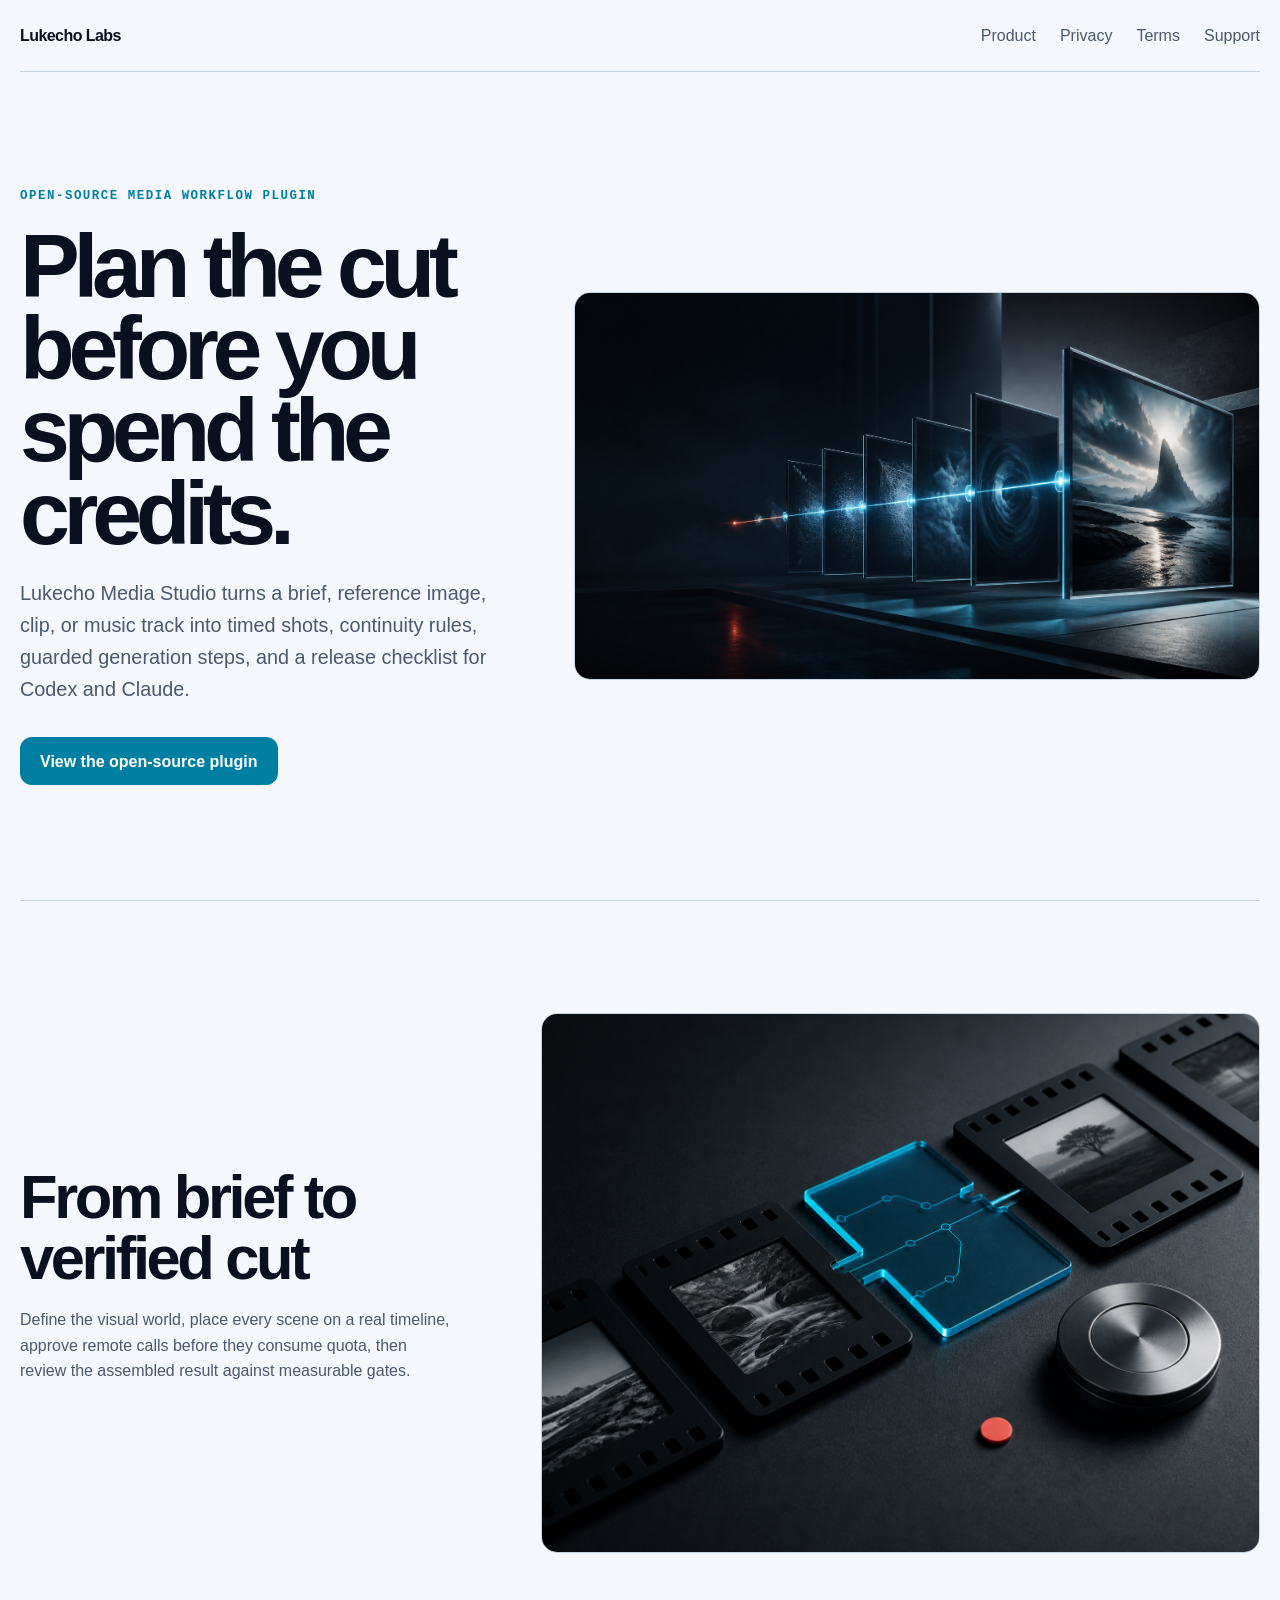
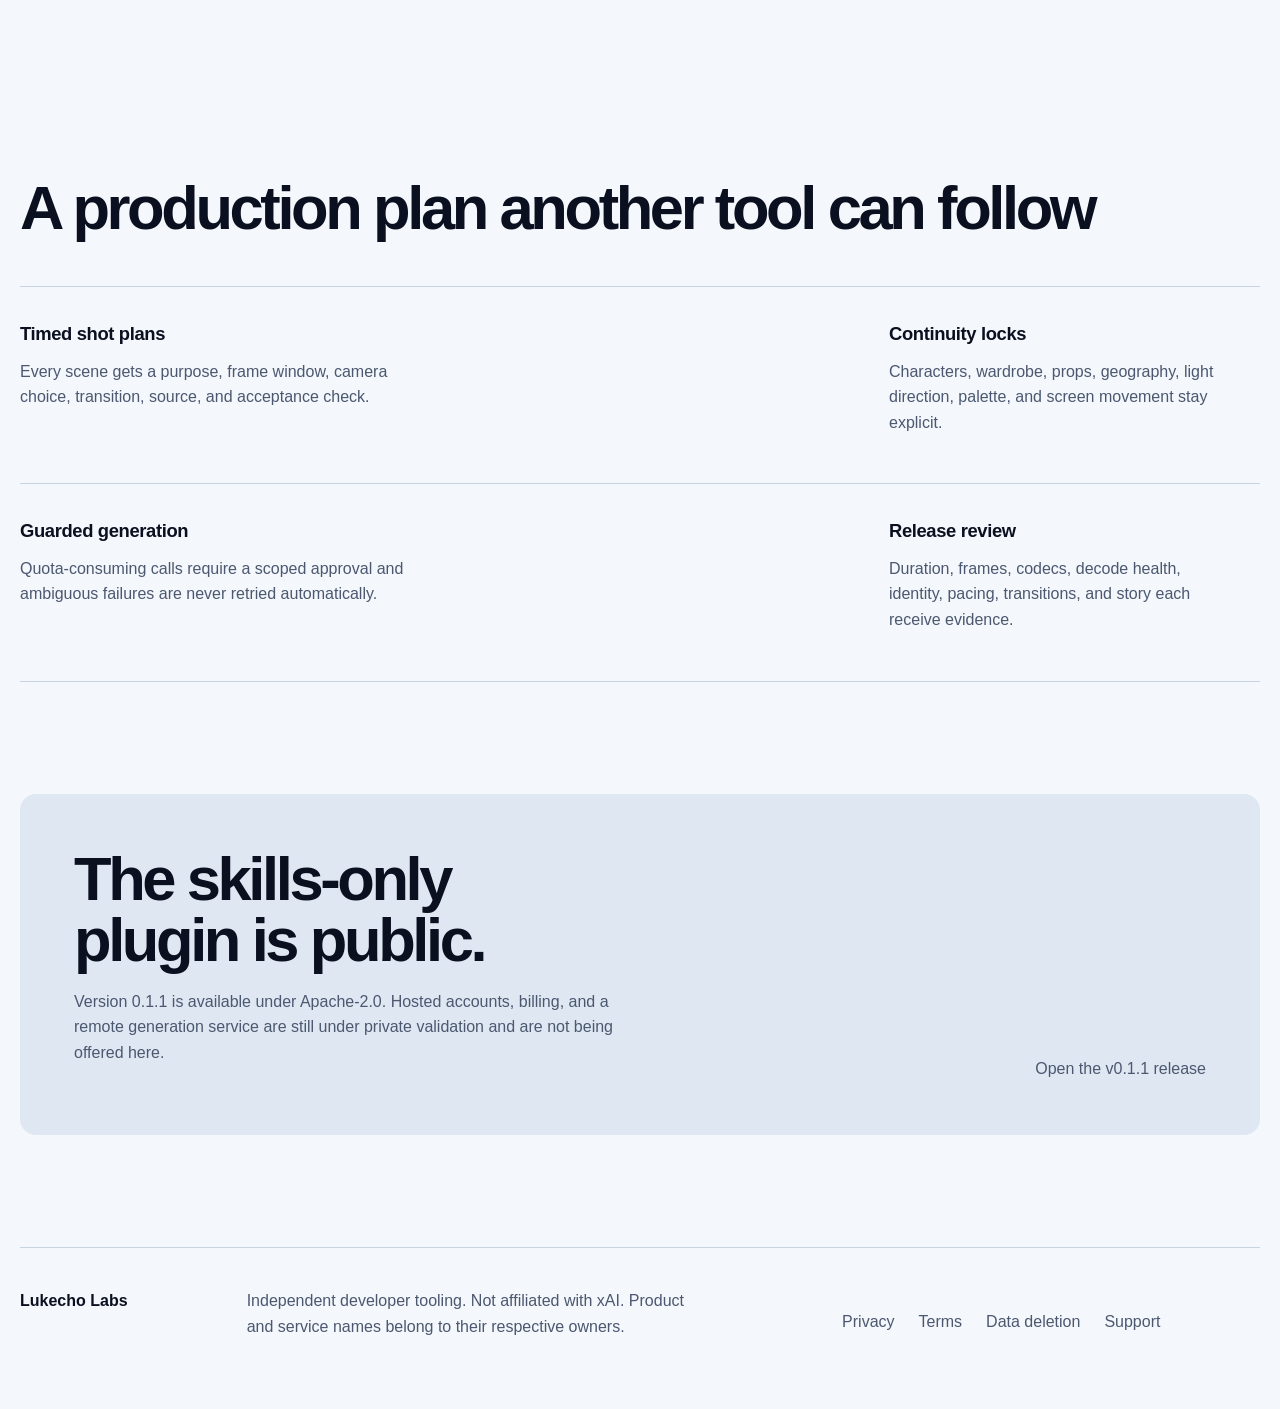
<file: index.html>
<!doctype html>
<html lang="en">
<head>
  <meta charset="utf-8">
  <meta name="viewport" content="width=device-width, initial-scale=1">
  <meta name="description" content="Lukecho Media Studio turns creative briefs into timed, reviewable media plans for Codex and Claude.">
  <meta name="theme-color" content="#0B1020">
  <meta property="og:title" content="Lukecho Labs">
  <meta property="og:description" content="Plan timed shots, continuity, generation gates, and release review before spending media credits.">
  <meta property="og:image" content="assets/channel-hero.png">
  <title>Lukecho Labs</title>
  <link rel="stylesheet" href="styles.css">
</head>
<body>
  <a class="skip-link" href="#main">Skip to content</a>
  <header class="site-header">
    <a class="brand" href="index.html" aria-label="Lukecho Labs home">Lukecho Labs</a>
    <nav aria-label="Primary navigation">
      <a href="#product">Product</a>
      <a href="privacy.html">Privacy</a>
      <a href="terms.html">Terms</a>
      <a href="support.html">Support</a>
    </nav>
  </header>

  <main id="main">
    <section class="hero">
      <div class="hero-copy">
        <p class="eyebrow">Open-source media workflow plugin</p>
        <h1>Plan the cut before you spend the credits.</h1>
        <p class="lede">Lukecho Media Studio turns a brief, reference image, clip, or music track into timed shots, continuity rules, guarded generation steps, and a release checklist for Codex and Claude.</p>
        <a class="button" href="https://github.com/lukecho-labs/lukecho-media-studio">View the open-source plugin</a>
      </div>
      <figure class="hero-visual">
        <img src="assets/channel-hero.png" width="1672" height="941" alt="A sequence of cinematic frames connected by a controlled cyan signal">
      </figure>
    </section>

    <section class="proof" id="product">
      <div>
        <h2>From brief to verified cut</h2>
        <p>Define the visual world, place every scene on a real timeline, approve remote calls before they consume quota, then review the assembled result against measurable gates.</p>
      </div>
      <img src="assets/workflow-still.png" width="1480" height="1110" alt="Film frames, a routing plate, and a registration token on a dark studio surface">
    </section>

    <section class="capabilities" aria-labelledby="capabilities-title">
      <h2 id="capabilities-title">A production plan another tool can follow</h2>
      <div class="capability-grid">
        <article>
          <h3>Timed shot plans</h3>
          <p>Every scene gets a purpose, frame window, camera choice, transition, source, and acceptance check.</p>
        </article>
        <article>
          <h3>Continuity locks</h3>
          <p>Characters, wardrobe, props, geography, light direction, palette, and screen movement stay explicit.</p>
        </article>
        <article>
          <h3>Guarded generation</h3>
          <p>Quota-consuming calls require a scoped approval and ambiguous failures are never retried automatically.</p>
        </article>
        <article>
          <h3>Release review</h3>
          <p>Duration, frames, codecs, decode health, identity, pacing, transitions, and story each receive evidence.</p>
        </article>
      </div>
    </section>

    <section class="release-state">
      <div>
        <h2>The skills-only plugin is public.</h2>
        <p>Version 0.1.1 is available under Apache-2.0. Hosted accounts, billing, and a remote generation service are still under private validation and are not being offered here.</p>
      </div>
      <a class="text-link" href="https://github.com/lukecho-labs/lukecho-media-studio/releases/tag/v0.1.1">Open the v0.1.1 release</a>
    </section>
  </main>

  <footer>
    <strong>Lukecho Labs</strong>
    <p>Independent developer tooling. Not affiliated with xAI. Product and service names belong to their respective owners.</p>
    <nav aria-label="Legal navigation">
      <a href="privacy.html">Privacy</a>
      <a href="terms.html">Terms</a>
      <a href="deletion.html">Data deletion</a>
      <a href="support.html">Support</a>
    </nav>
  </footer>
</body>
</html>
</file>
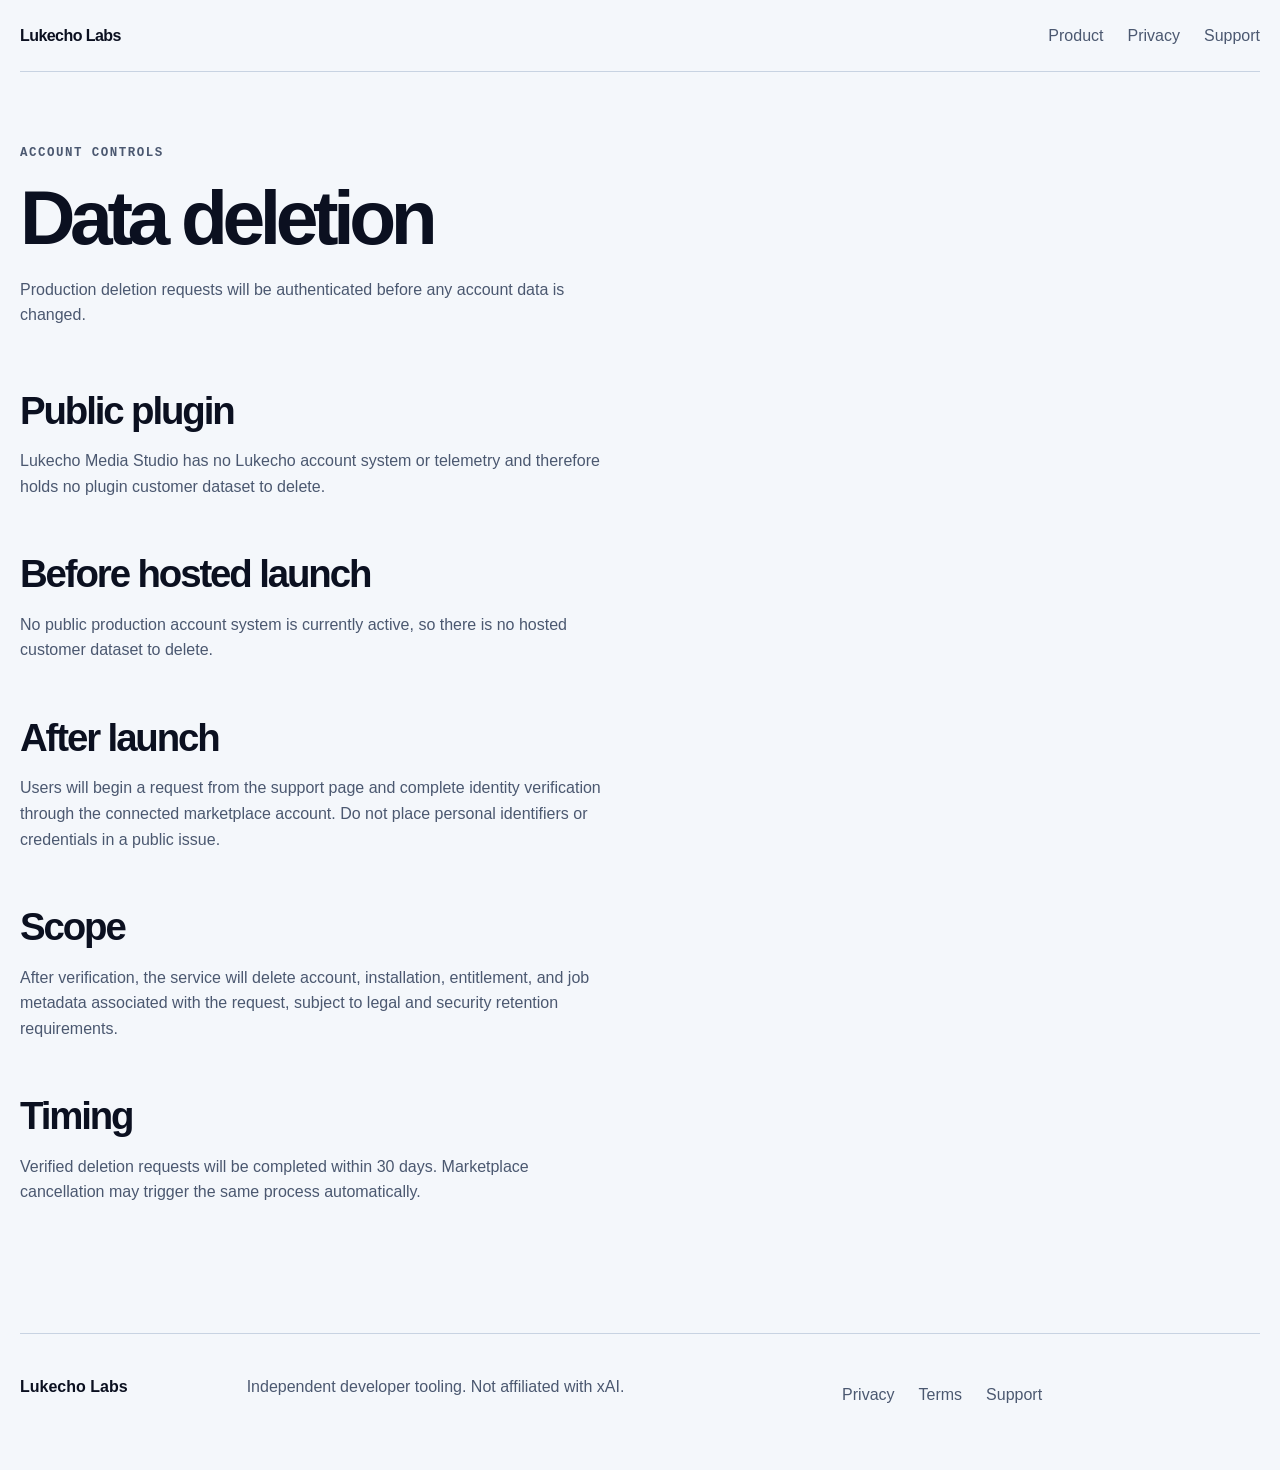
<file: deletion.html>
<!doctype html>
<html lang="en">
<head>
  <meta charset="utf-8">
  <meta name="viewport" content="width=device-width, initial-scale=1">
  <meta name="description" content="Lukecho Labs data deletion process.">
  <title>Data deletion | Lukecho Labs</title>
  <link rel="stylesheet" href="styles.css">
</head>
<body>
  <a class="skip-link" href="#main">Skip to content</a>
  <header class="site-header"><a class="brand" href="index.html">Lukecho Labs</a><nav aria-label="Primary navigation"><a href="index.html">Product</a><a href="privacy.html">Privacy</a><a href="support.html">Support</a></nav></header>
  <main id="main" class="legal-page">
    <header><p class="eyebrow">Account controls</p><h1>Data deletion</h1><p>Production deletion requests will be authenticated before any account data is changed.</p></header>
    <h2>Public plugin</h2><p>Lukecho Media Studio has no Lukecho account system or telemetry and therefore holds no plugin customer dataset to delete.</p>
    <h2>Before hosted launch</h2><p>No public production account system is currently active, so there is no hosted customer dataset to delete.</p>
    <h2>After launch</h2><p>Users will begin a request from the support page and complete identity verification through the connected marketplace account. Do not place personal identifiers or credentials in a public issue.</p>
    <h2>Scope</h2><p>After verification, the service will delete account, installation, entitlement, and job metadata associated with the request, subject to legal and security retention requirements.</p>
    <h2>Timing</h2><p>Verified deletion requests will be completed within 30 days. Marketplace cancellation may trigger the same process automatically.</p>
  </main>
  <footer><strong>Lukecho Labs</strong><p>Independent developer tooling. Not affiliated with xAI.</p><nav aria-label="Legal navigation"><a href="privacy.html">Privacy</a><a href="terms.html">Terms</a><a href="support.html">Support</a></nav></footer>
</body>
</html>
</file>
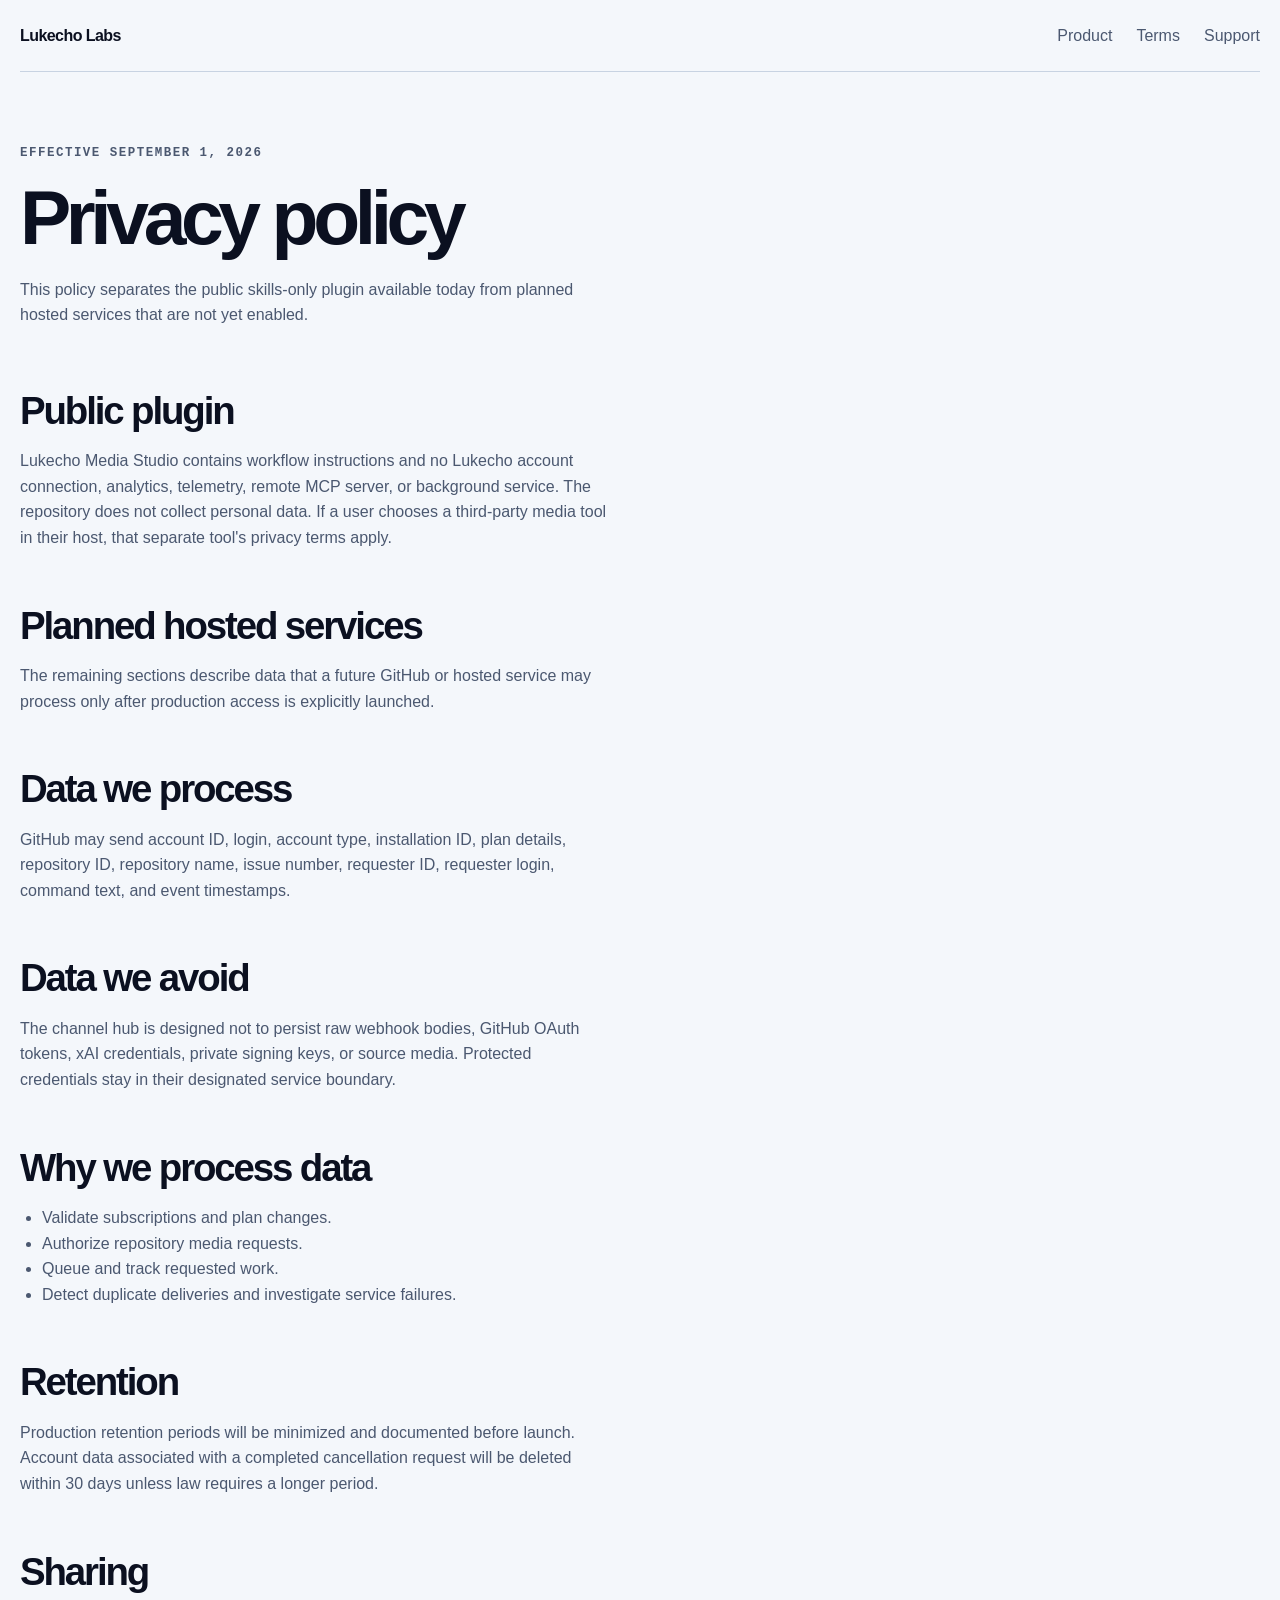
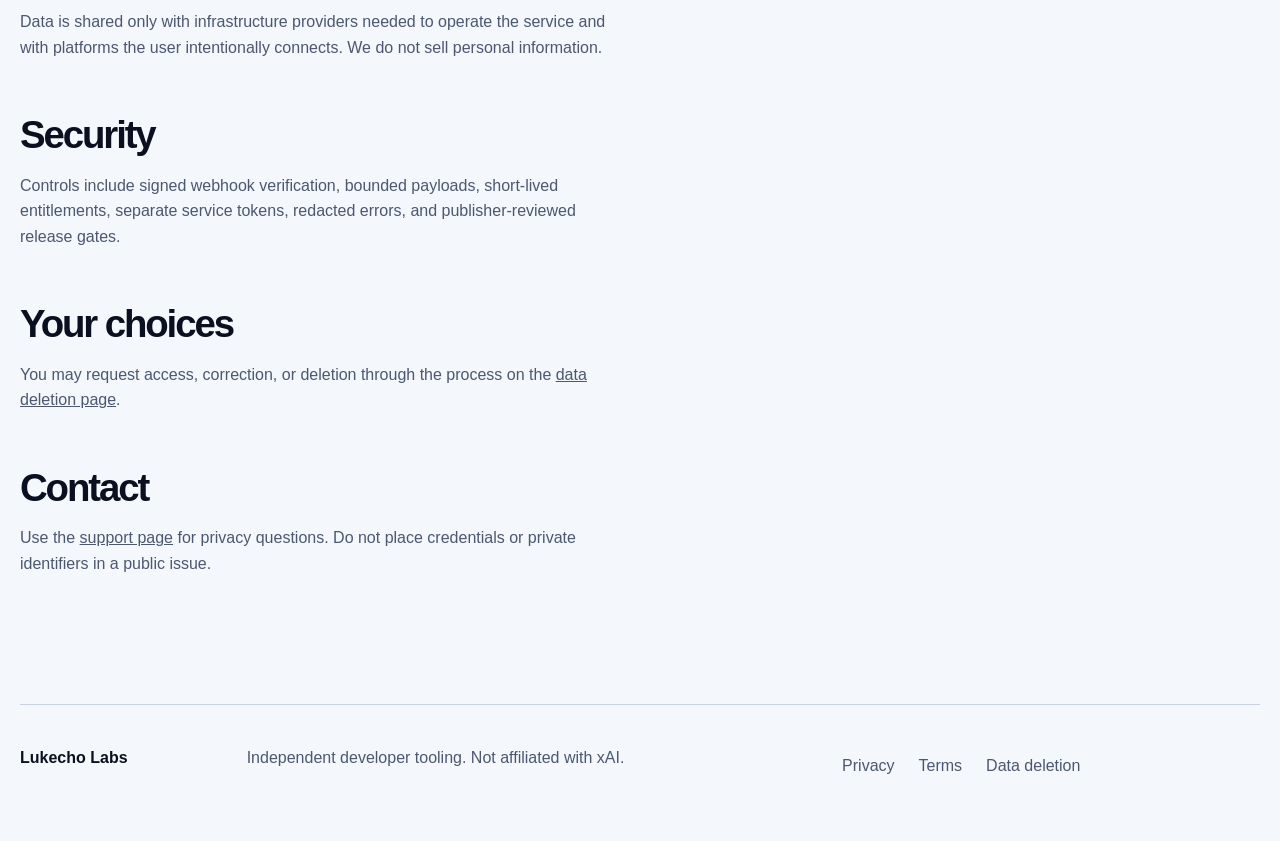
<file: privacy.html>
<!doctype html>
<html lang="en">
<head>
  <meta charset="utf-8">
  <meta name="viewport" content="width=device-width, initial-scale=1">
  <meta name="description" content="Lukecho Labs privacy policy.">
  <title>Privacy | Lukecho Labs</title>
  <link rel="stylesheet" href="styles.css">
</head>
<body>
  <a class="skip-link" href="#main">Skip to content</a>
  <header class="site-header">
    <a class="brand" href="index.html">Lukecho Labs</a>
    <nav aria-label="Primary navigation"><a href="index.html">Product</a><a href="terms.html">Terms</a><a href="support.html">Support</a></nav>
  </header>
  <main id="main" class="legal-page">
    <header><p class="eyebrow">Effective September 1, 2026</p><h1>Privacy policy</h1><p>This policy separates the public skills-only plugin available today from planned hosted services that are not yet enabled.</p></header>
    <h2>Public plugin</h2>
    <p>Lukecho Media Studio contains workflow instructions and no Lukecho account connection, analytics, telemetry, remote MCP server, or background service. The repository does not collect personal data. If a user chooses a third-party media tool in their host, that separate tool's privacy terms apply.</p>
    <h2>Planned hosted services</h2>
    <p>The remaining sections describe data that a future GitHub or hosted service may process only after production access is explicitly launched.</p>
    <h2>Data we process</h2>
    <p>GitHub may send account ID, login, account type, installation ID, plan details, repository ID, repository name, issue number, requester ID, requester login, command text, and event timestamps.</p>
    <h2>Data we avoid</h2>
    <p>The channel hub is designed not to persist raw webhook bodies, GitHub OAuth tokens, xAI credentials, private signing keys, or source media. Protected credentials stay in their designated service boundary.</p>
    <h2>Why we process data</h2>
    <ul><li>Validate subscriptions and plan changes.</li><li>Authorize repository media requests.</li><li>Queue and track requested work.</li><li>Detect duplicate deliveries and investigate service failures.</li></ul>
    <h2>Retention</h2>
    <p>Production retention periods will be minimized and documented before launch. Account data associated with a completed cancellation request will be deleted within 30 days unless law requires a longer period.</p>
    <h2>Sharing</h2>
    <p>Data is shared only with infrastructure providers needed to operate the service and with platforms the user intentionally connects. We do not sell personal information.</p>
    <h2>Security</h2>
    <p>Controls include signed webhook verification, bounded payloads, short-lived entitlements, separate service tokens, redacted errors, and publisher-reviewed release gates.</p>
    <h2>Your choices</h2>
    <p>You may request access, correction, or deletion through the process on the <a href="deletion.html">data deletion page</a>.</p>
    <h2>Contact</h2>
    <p>Use the <a href="support.html">support page</a> for privacy questions. Do not place credentials or private identifiers in a public issue.</p>
  </main>
  <footer><strong>Lukecho Labs</strong><p>Independent developer tooling. Not affiliated with xAI.</p><nav aria-label="Legal navigation"><a href="privacy.html">Privacy</a><a href="terms.html">Terms</a><a href="deletion.html">Data deletion</a></nav></footer>
</body>
</html>
</file>
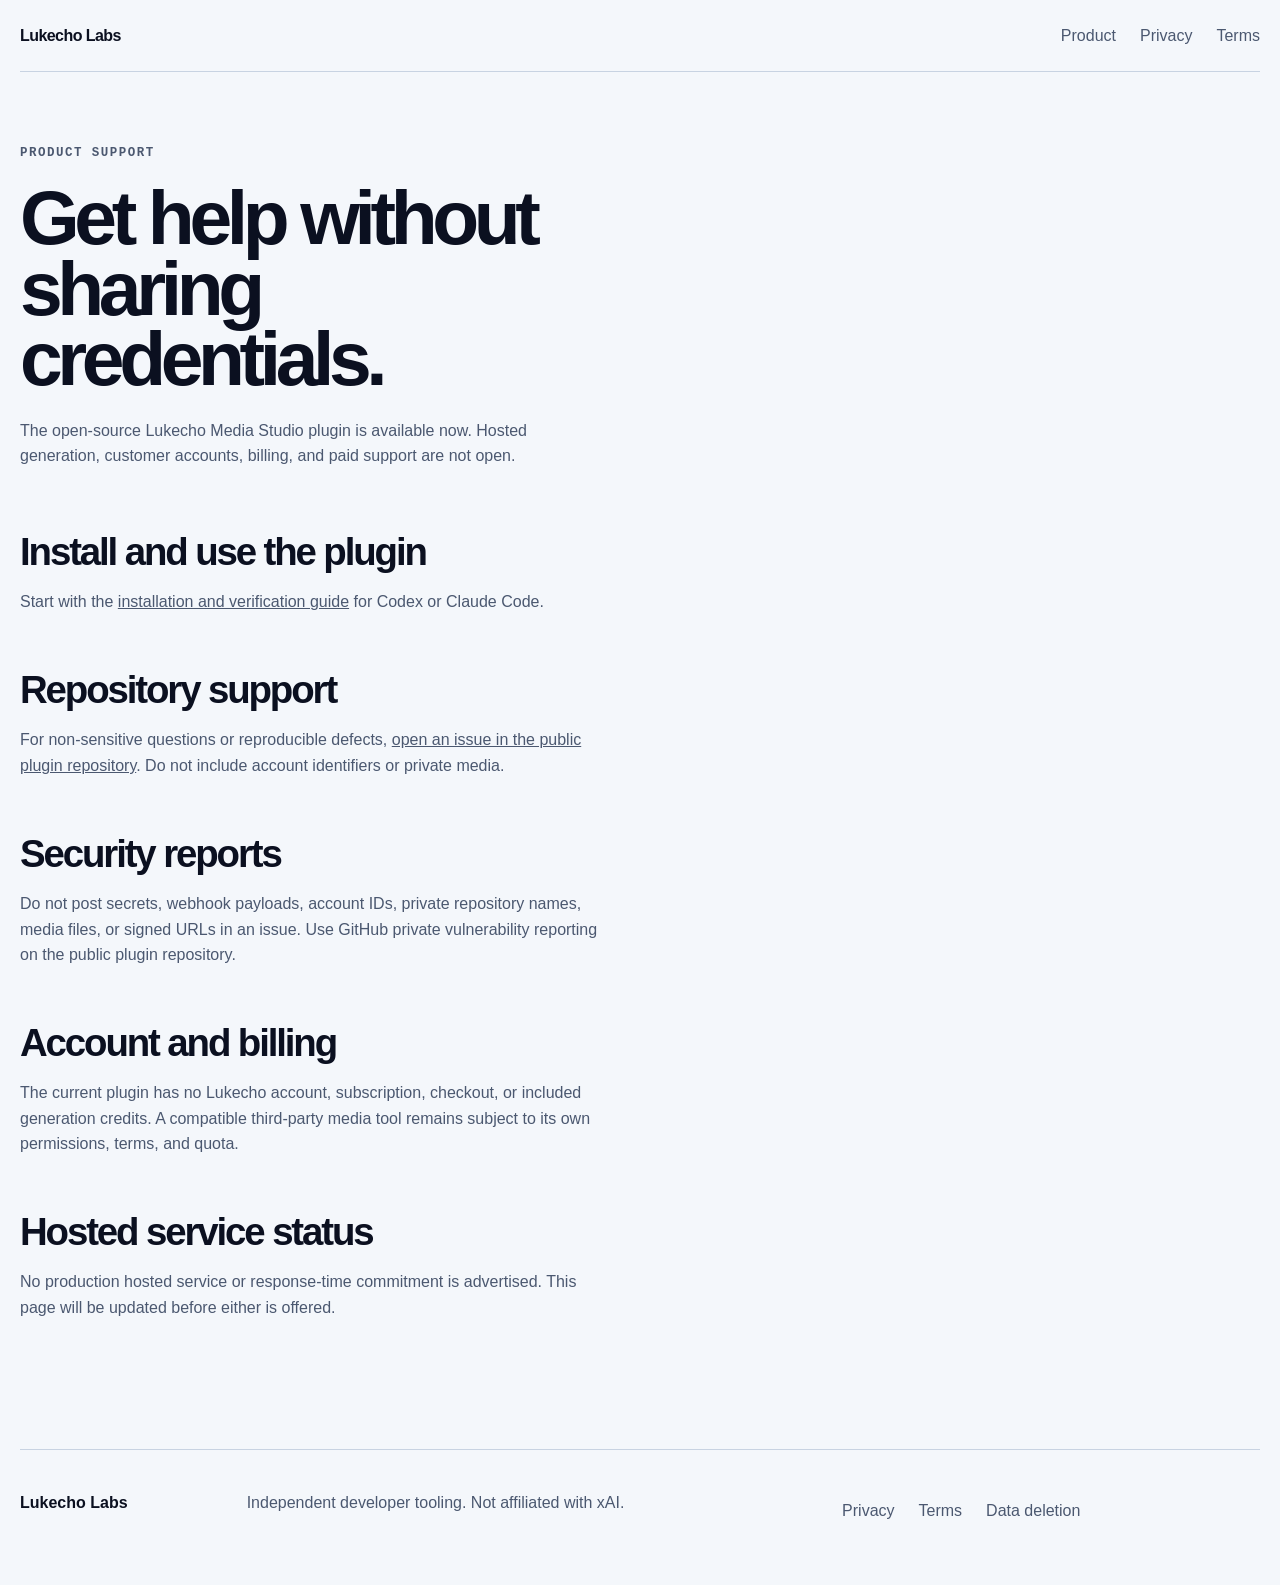
<file: support.html>
<!doctype html>
<html lang="en">
<head>
  <meta charset="utf-8">
  <meta name="viewport" content="width=device-width, initial-scale=1">
  <meta name="description" content="Lukecho Labs support information.">
  <title>Support | Lukecho Labs</title>
  <link rel="stylesheet" href="styles.css">
</head>
<body>
  <a class="skip-link" href="#main">Skip to content</a>
  <header class="site-header"><a class="brand" href="index.html">Lukecho Labs</a><nav aria-label="Primary navigation"><a href="index.html">Product</a><a href="privacy.html">Privacy</a><a href="terms.html">Terms</a></nav></header>
  <main id="main" class="legal-page">
    <header><p class="eyebrow">Product support</p><h1>Get help without sharing credentials.</h1><p>The open-source Lukecho Media Studio plugin is available now. Hosted generation, customer accounts, billing, and paid support are not open.</p></header>
    <h2>Install and use the plugin</h2><p>Start with the <a href="https://github.com/lukecho-labs/lukecho-media-studio#readme">installation and verification guide</a> for Codex or Claude Code.</p>
    <h2>Repository support</h2><p>For non-sensitive questions or reproducible defects, <a href="https://github.com/lukecho-labs/lukecho-media-studio/issues/new">open an issue in the public plugin repository</a>. Do not include account identifiers or private media.</p>
    <h2>Security reports</h2><p>Do not post secrets, webhook payloads, account IDs, private repository names, media files, or signed URLs in an issue. Use GitHub private vulnerability reporting on the public plugin repository.</p>
    <h2>Account and billing</h2><p>The current plugin has no Lukecho account, subscription, checkout, or included generation credits. A compatible third-party media tool remains subject to its own permissions, terms, and quota.</p>
    <h2>Hosted service status</h2><p>No production hosted service or response-time commitment is advertised. This page will be updated before either is offered.</p>
  </main>
  <footer><strong>Lukecho Labs</strong><p>Independent developer tooling. Not affiliated with xAI.</p><nav aria-label="Legal navigation"><a href="privacy.html">Privacy</a><a href="terms.html">Terms</a><a href="deletion.html">Data deletion</a></nav></footer>
</body>
</html>
</file>
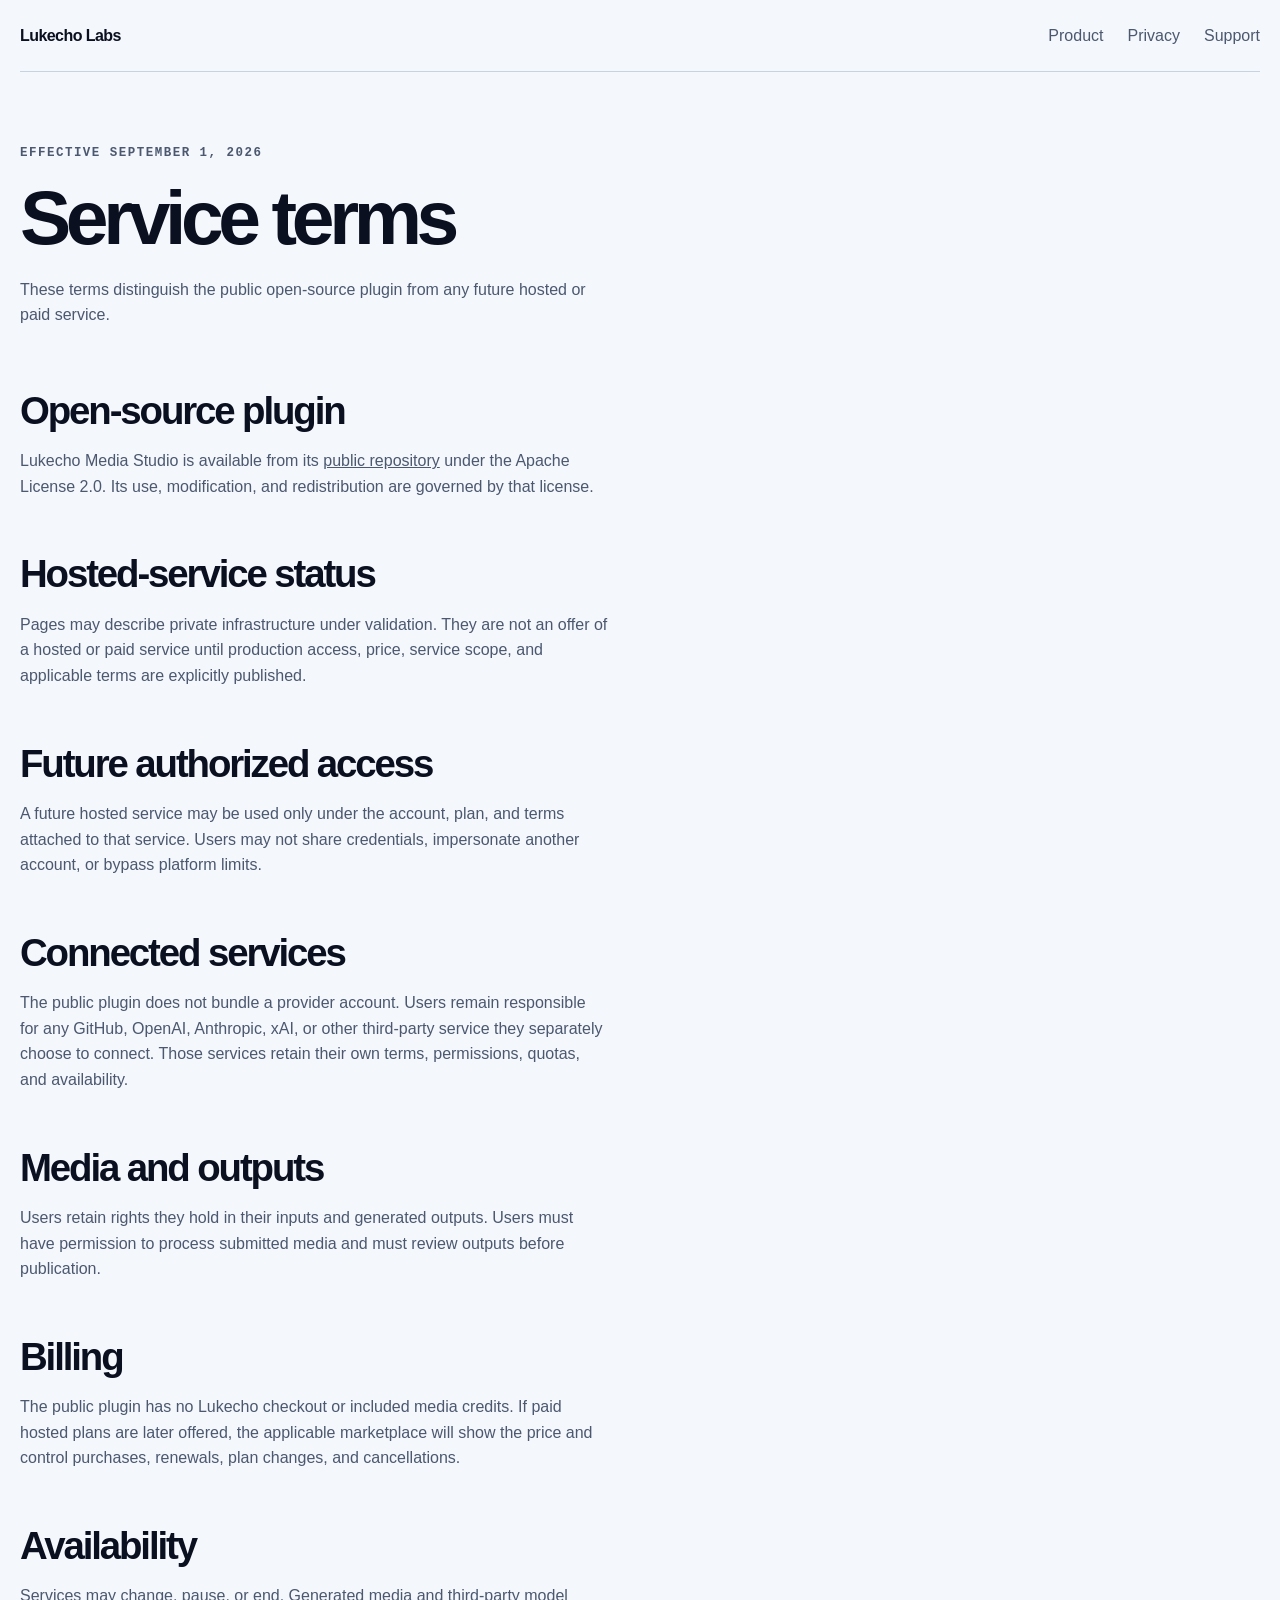
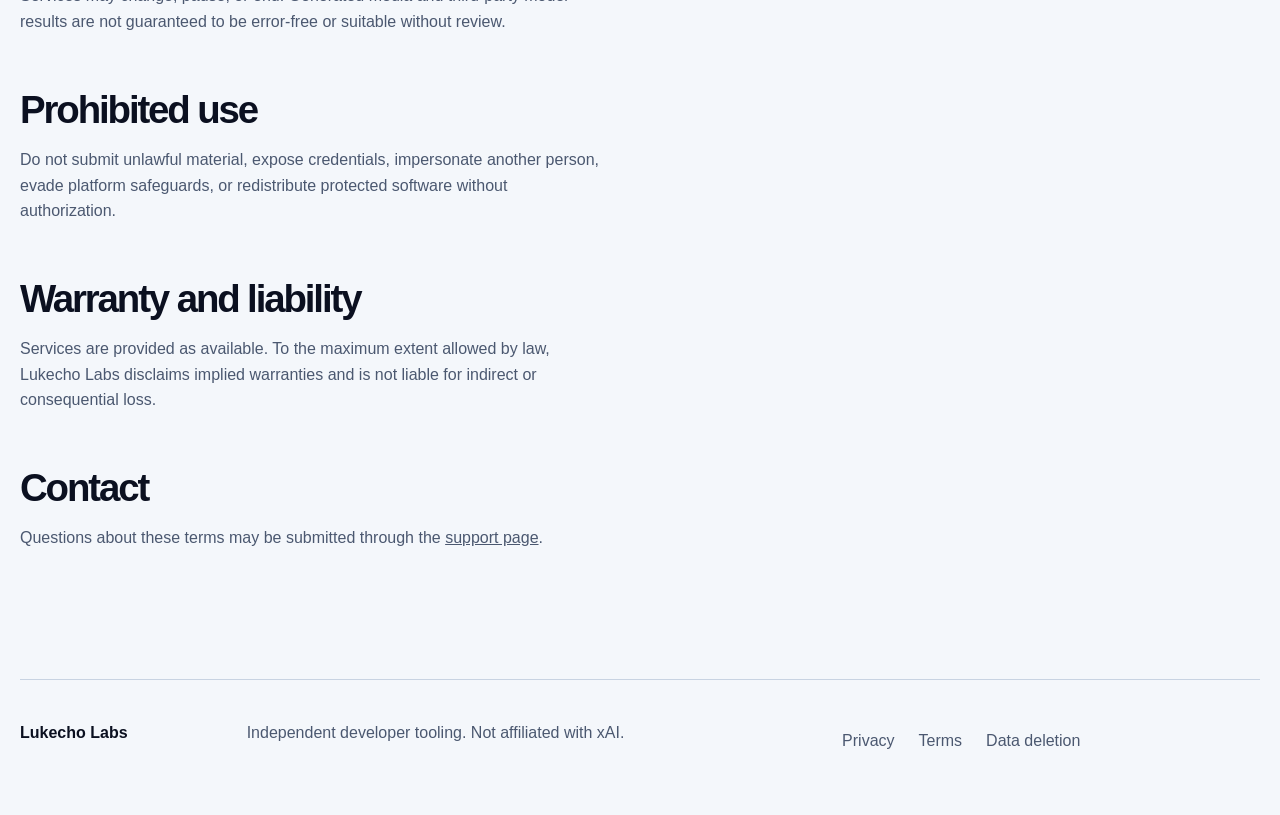
<file: terms.html>
<!doctype html>
<html lang="en">
<head>
  <meta charset="utf-8">
  <meta name="viewport" content="width=device-width, initial-scale=1">
  <meta name="description" content="Lukecho Labs service terms.">
  <title>Terms | Lukecho Labs</title>
  <link rel="stylesheet" href="styles.css">
</head>
<body>
  <a class="skip-link" href="#main">Skip to content</a>
  <header class="site-header"><a class="brand" href="index.html">Lukecho Labs</a><nav aria-label="Primary navigation"><a href="index.html">Product</a><a href="privacy.html">Privacy</a><a href="support.html">Support</a></nav></header>
  <main id="main" class="legal-page">
    <header><p class="eyebrow">Effective September 1, 2026</p><h1>Service terms</h1><p>These terms distinguish the public open-source plugin from any future hosted or paid service.</p></header>
    <h2>Open-source plugin</h2><p>Lukecho Media Studio is available from its <a href="https://github.com/lukecho-labs/lukecho-media-studio">public repository</a> under the Apache License 2.0. Its use, modification, and redistribution are governed by that license.</p>
    <h2>Hosted-service status</h2><p>Pages may describe private infrastructure under validation. They are not an offer of a hosted or paid service until production access, price, service scope, and applicable terms are explicitly published.</p>
    <h2>Future authorized access</h2><p>A future hosted service may be used only under the account, plan, and terms attached to that service. Users may not share credentials, impersonate another account, or bypass platform limits.</p>
    <h2>Connected services</h2><p>The public plugin does not bundle a provider account. Users remain responsible for any GitHub, OpenAI, Anthropic, xAI, or other third-party service they separately choose to connect. Those services retain their own terms, permissions, quotas, and availability.</p>
    <h2>Media and outputs</h2><p>Users retain rights they hold in their inputs and generated outputs. Users must have permission to process submitted media and must review outputs before publication.</p>
    <h2>Billing</h2><p>The public plugin has no Lukecho checkout or included media credits. If paid hosted plans are later offered, the applicable marketplace will show the price and control purchases, renewals, plan changes, and cancellations.</p>
    <h2>Availability</h2><p>Services may change, pause, or end. Generated media and third-party model results are not guaranteed to be error-free or suitable without review.</p>
    <h2>Prohibited use</h2><p>Do not submit unlawful material, expose credentials, impersonate another person, evade platform safeguards, or redistribute protected software without authorization.</p>
    <h2>Warranty and liability</h2><p>Services are provided as available. To the maximum extent allowed by law, Lukecho Labs disclaims implied warranties and is not liable for indirect or consequential loss.</p>
    <h2>Contact</h2><p>Questions about these terms may be submitted through the <a href="support.html">support page</a>.</p>
  </main>
  <footer><strong>Lukecho Labs</strong><p>Independent developer tooling. Not affiliated with xAI.</p><nav aria-label="Legal navigation"><a href="privacy.html">Privacy</a><a href="terms.html">Terms</a><a href="deletion.html">Data deletion</a></nav></footer>
</body>
</html>
</file>
<file: styles.css>
:root {
  color-scheme: dark light;
  --bg: #0b1020;
  --surface: #11182b;
  --surface-2: #172136;
  --text: #f4f7fb;
  --muted: #aeb7c8;
  --line: #29344a;
  --accent: #37d5ff;
  --accent-ink: #04131a;
  --focus: #f4f7fb;
  --radius: 16px;
  --max: 1240px;
}

* { box-sizing: border-box; }

html { scroll-behavior: smooth; }

body {
  margin: 0;
  min-width: 320px;
  background: var(--bg);
  color: var(--text);
  font-family: ui-sans-serif, -apple-system, BlinkMacSystemFont, "Segoe UI", sans-serif;
  line-height: 1.6;
  text-rendering: optimizeLegibility;
}

a { color: inherit; }

img {
  display: block;
  max-width: 100%;
  height: auto;
}

.skip-link {
  position: fixed;
  left: 16px;
  top: -64px;
  z-index: 10;
  padding: 10px 14px;
  background: var(--accent);
  color: var(--accent-ink);
  border-radius: 10px;
}

.skip-link:focus { top: 16px; }

.site-header {
  width: min(calc(100% - 40px), var(--max));
  min-height: 72px;
  margin: 0 auto;
  display: flex;
  align-items: center;
  justify-content: space-between;
  gap: 28px;
  border-bottom: 1px solid var(--line);
}

.brand {
  font-weight: 760;
  letter-spacing: -0.035em;
  text-decoration: none;
}

.site-header nav,
footer nav {
  display: flex;
  align-items: center;
  gap: 24px;
  flex-wrap: wrap;
}

.site-header nav a,
footer nav a,
.text-link {
  color: var(--muted);
  text-decoration: none;
}

.site-header nav a:hover,
footer nav a:hover,
.text-link:hover { color: var(--text); }

a:focus-visible {
  outline: 3px solid var(--focus);
  outline-offset: 4px;
}

main,
footer {
  width: min(calc(100% - 40px), var(--max));
  margin-inline: auto;
}

.hero {
  min-height: calc(100dvh - 72px);
  padding: 72px 0;
  display: grid;
  grid-template-columns: minmax(0, 0.82fr) minmax(0, 1.18fr);
  align-items: center;
  gap: clamp(36px, 6vw, 88px);
}

.hero-copy { max-width: 580px; }

.eyebrow {
  margin: 0 0 18px;
  color: var(--accent);
  font-family: ui-monospace, SFMono-Regular, Consolas, monospace;
  font-size: 0.78rem;
  font-weight: 700;
  letter-spacing: 0.12em;
  text-transform: uppercase;
}

h1,
h2,
h3,
p { margin-top: 0; }

h1 {
  max-width: 12ch;
  margin-bottom: 24px;
  font-size: clamp(3.4rem, 7vw, 7rem);
  font-weight: 760;
  letter-spacing: -0.07em;
  line-height: 0.92;
}

h2 {
  margin-bottom: 18px;
  font-size: clamp(2.1rem, 4.8vw, 4.8rem);
  line-height: 1;
  letter-spacing: -0.055em;
}

h3 {
  margin-bottom: 10px;
  font-size: 1.15rem;
  letter-spacing: -0.02em;
}

.lede {
  max-width: 48ch;
  margin-bottom: 32px;
  color: var(--muted);
  font-size: clamp(1rem, 1.6vw, 1.24rem);
}

.button {
  display: inline-flex;
  min-height: 48px;
  align-items: center;
  justify-content: center;
  padding: 0 20px;
  border-radius: 12px;
  background: var(--accent);
  color: var(--accent-ink);
  font-weight: 760;
  text-decoration: none;
  white-space: nowrap;
  transition: transform 180ms ease, background-color 180ms ease;
}

.button:hover { background: #7fe5ff; transform: translateY(-1px); }
.button:active { transform: translateY(1px); }

.hero-visual { margin: 0; }

.hero-visual img,
.proof img {
  width: 100%;
  border: 1px solid var(--line);
  border-radius: var(--radius);
  background: var(--surface);
}

.proof {
  padding: 112px 0;
  display: grid;
  grid-template-columns: minmax(0, 0.75fr) minmax(0, 1.25fr);
  gap: clamp(36px, 7vw, 100px);
  align-items: center;
  border-top: 1px solid var(--line);
}

.proof p,
.release-state p,
.legal-page p,
.legal-page li { color: var(--muted); max-width: 66ch; }

.capabilities { padding: 112px 0; }

.capability-grid {
  margin-top: 48px;
  display: grid;
  grid-template-columns: 1.35fr 0.65fr;
  border-top: 1px solid var(--line);
}

.capability-grid article {
  min-height: 190px;
  padding: 32px 32px 32px 0;
  border-bottom: 1px solid var(--line);
}

.capability-grid article:nth-child(even) { padding-left: 32px; }
.capability-grid p { max-width: 44ch; color: var(--muted); }

.release-state {
  margin-bottom: 112px;
  padding: 54px;
  display: flex;
  align-items: end;
  justify-content: space-between;
  gap: 32px;
  border-radius: var(--radius);
  background: var(--surface-2);
}

.release-state h2 { max-width: 13ch; }

footer {
  padding: 40px 0 54px;
  display: grid;
  grid-template-columns: 0.4fr 1.15fr 0.85fr;
  gap: 30px;
  border-top: 1px solid var(--line);
  color: var(--muted);
}

footer strong { color: var(--text); }
footer p { max-width: 52ch; }

.legal-page {
  min-height: calc(100dvh - 72px);
  padding: 72px 0 112px;
}

.legal-page header { max-width: 760px; margin-bottom: 64px; }
.legal-page h1 { max-width: 14ch; font-size: clamp(3rem, 6vw, 6rem); }
.legal-page h2 { margin-top: 56px; font-size: clamp(1.65rem, 3vw, 2.8rem); }
.legal-page ul { max-width: 68ch; padding-left: 22px; }
.legal-page code { color: var(--accent); }

@media (prefers-color-scheme: light) {
  :root {
    --bg: #f4f7fb;
    --surface: #e9eef6;
    --surface-2: #dfe7f2;
    --text: #0b1020;
    --muted: #4b5870;
    --line: #c8d3e2;
    --accent: #007fa3;
    --accent-ink: #ffffff;
    --focus: #0b1020;
  }
}

@media (max-width: 780px) {
  .site-header {
    padding: 18px 0;
    align-items: flex-start;
    flex-direction: column;
  }

  .site-header nav { gap: 16px; }

  .hero,
  .proof,
  footer {
    grid-template-columns: 1fr;
  }

  .hero { padding: 56px 0 80px; }
  h1 { font-size: clamp(3rem, 15vw, 5.2rem); }
  .proof,
  .capabilities { padding: 80px 0; }

  .capability-grid { grid-template-columns: 1fr; }
  .capability-grid article,
  .capability-grid article:nth-child(even) { padding: 28px 0; }

  .release-state {
    padding: 32px;
    align-items: flex-start;
    flex-direction: column;
  }
}

@media (prefers-reduced-motion: reduce) {
  html { scroll-behavior: auto; }
  *, *::before, *::after { transition-duration: 0.01ms !important; }
}
</file>
